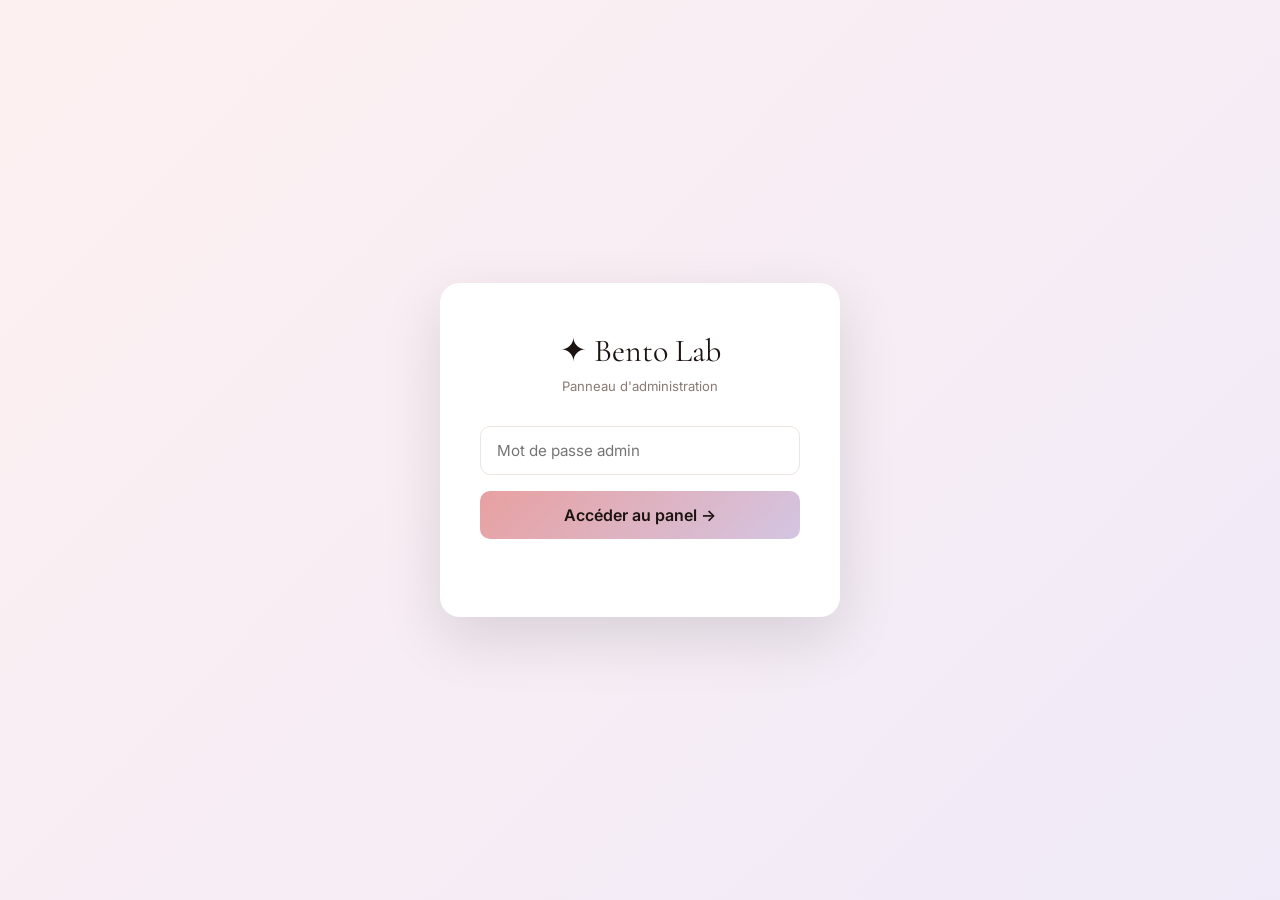
<file: admin.html>
<!DOCTYPE html>
<html lang="fr">
<head>
  <meta charset="UTF-8"/>
  <meta name="viewport" content="width=device-width, initial-scale=1.0"/>
  <title>Bento Lab — Admin</title>
  <link rel="preconnect" href="https://fonts.googleapis.com"/>
  <link href="https://fonts.googleapis.com/css2?family=Cormorant+Garamond:ital,wght@0,300;0,400;0,500;1,300;1,400&family=Inter:wght@300;400;500;600&display=swap" rel="stylesheet"/>
  <style>
    *, *::before, *::after { box-sizing: border-box; margin: 0; padding: 0; }
    :root {
      --blush: #E8A0A0; --blush-light: #FDF0F0; --dark: #1C1410;
      --mid: #8A7A72; --border: #EDE5E0; --cream: #FAF6F3;
      --green: #2E7D52; --green-light: #E8F5EE; --orange: #D4700A;
      --orange-light: #FEF3E7; --red: #C02020; --red-light: #FEE8E8;
    }
    body { font-family: 'Inter', sans-serif; background: var(--cream); color: var(--dark); min-height: 100vh; }

    /* ── LOGIN ── */
    #login-screen {
      min-height: 100vh; display: flex; align-items: center; justify-content: center;
      background: linear-gradient(135deg, #FDF0F0 0%, #F0EAF8 100%);
    }
    .login-box {
      background: white; border-radius: 20px; padding: 48px 40px;
      box-shadow: 0 20px 60px rgba(0,0,0,0.12); width: 100%; max-width: 400px; text-align: center;
    }
    .login-logo { font-family: 'Cormorant Garamond', serif; font-size: 2rem; font-weight: 400; margin-bottom: 8px; }
    .login-sub { font-size: 0.82rem; color: var(--mid); margin-bottom: 32px; }
    .login-input {
      width: 100%; padding: 14px 16px; border: 1.5px solid var(--border); border-radius: 10px;
      font-family: 'Inter', sans-serif; font-size: 0.95rem; margin-bottom: 16px;
      transition: border-color 0.2s;
    }
    .login-input:focus { outline: none; border-color: var(--blush); }
    .login-btn {
      width: 100%; padding: 14px; background: linear-gradient(135deg, #E8A0A0, #D4C5E2);
      border: none; border-radius: 10px; font-family: 'Inter', sans-serif; font-size: 1rem;
      font-weight: 600; cursor: pointer; transition: transform 0.2s, box-shadow 0.2s;
      color: var(--dark);
    }
    .login-btn:hover { transform: translateY(-2px); box-shadow: 0 8px 24px rgba(232,160,160,0.4); }
    .login-error { color: var(--red); font-size: 0.82rem; margin-top: 10px; min-height: 20px; }

    /* ── ADMIN PANEL ── */
    #admin-panel { display: none; }
    .admin-nav {
      background: white; border-bottom: 1px solid var(--border);
      padding: 16px 32px; display: flex; align-items: center; justify-content: space-between;
      position: sticky; top: 0; z-index: 100; box-shadow: 0 2px 12px rgba(0,0,0,0.06);
    }
    .admin-nav-brand { font-family: 'Cormorant Garamond', serif; font-size: 1.5rem; font-weight: 400; }
    .admin-nav-brand span { color: var(--blush); }
    .admin-nav-right { display: flex; align-items: center; gap: 16px; }
    .logout-btn {
      padding: 8px 18px; border: 1.5px solid var(--border); border-radius: 100px;
      font-family: 'Inter', sans-serif; font-size: 0.82rem; cursor: pointer;
      background: none; color: var(--mid); transition: all 0.2s;
    }
    .logout-btn:hover { border-color: var(--blush); color: var(--dark); }

    .admin-body { max-width: 1200px; margin: 0 auto; padding: 40px 32px; }
    .admin-header { margin-bottom: 32px; }
    .admin-title { font-family: 'Cormorant Garamond', serif; font-size: 2.2rem; font-weight: 400; margin-bottom: 4px; }
    .admin-subtitle { font-size: 0.85rem; color: var(--mid); }

    /* Stats */
    .stats-row { display: grid; grid-template-columns: repeat(4, 1fr); gap: 16px; margin-bottom: 32px; }
    .stat-card {
      background: white; border-radius: 14px; border: 1px solid var(--border);
      padding: 20px 24px; display: flex; flex-direction: column; gap: 4px;
    }
    .stat-card .stat-val { font-family: 'Cormorant Garamond', serif; font-size: 2.2rem; font-weight: 400; color: var(--dark); }
    .stat-card .stat-lbl { font-size: 0.78rem; color: var(--mid); font-weight: 500; text-transform: uppercase; letter-spacing: 0.08em; }

    /* Filters */
    .filters-row { display: flex; gap: 10px; margin-bottom: 24px; flex-wrap: wrap; align-items: center; }
    .filter-btn {
      padding: 8px 18px; border: 1.5px solid var(--border); border-radius: 100px;
      font-family: 'Inter', sans-serif; font-size: 0.82rem; font-weight: 500; cursor: pointer;
      background: white; color: var(--mid); transition: all 0.2s;
    }
    .filter-btn:hover, .filter-btn.active { border-color: var(--blush); color: var(--dark); background: var(--blush-light); }
    .refresh-btn {
      margin-left: auto; padding: 8px 18px; background: var(--cream); border: 1.5px solid var(--border);
      border-radius: 100px; font-size: 0.82rem; cursor: pointer; font-family: 'Inter', sans-serif;
      transition: all 0.2s; color: var(--dark);
    }
    .refresh-btn:hover { border-color: var(--blush); }

    /* Table */
    .orders-table-wrap { background: white; border-radius: 16px; border: 1px solid var(--border); overflow: hidden; box-shadow: 0 4px 20px rgba(0,0,0,0.05); }
    table { width: 100%; border-collapse: collapse; }
    thead tr { background: var(--cream); border-bottom: 1px solid var(--border); }
    th {
      padding: 14px 18px; text-align: left; font-size: 0.72rem; font-weight: 600;
      text-transform: uppercase; letter-spacing: 0.1em; color: var(--mid); white-space: nowrap;
    }
    td { padding: 16px 18px; border-bottom: 1px solid var(--border); font-size: 0.88rem; vertical-align: middle; }
    tr:last-child td { border-bottom: none; }
    tr:hover td { background: var(--cream); }

    .order-number { font-weight: 600; font-size: 0.82rem; color: var(--mid); font-family: 'Cormorant Garamond', serif; font-size: 1rem; }
    .customer-name { font-weight: 600; color: var(--dark); }
    .customer-phone { font-size: 0.78rem; color: var(--mid); margin-top: 2px; }

    /* Color dot */
    .color-dot {
      display: inline-flex; align-items: center; gap: 8px; font-weight: 500;
    }
    .color-dot-circle {
      width: 18px; height: 18px; border-radius: 50%; border: 1.5px solid rgba(0,0,0,0.1);
      flex-shrink: 0; box-shadow: 0 1px 4px rgba(0,0,0,0.15);
    }

    /* Garnish badge */
    .garnish-tag {
      display: inline-flex; align-items: center; gap: 4px; font-size: 0.78rem;
      background: var(--cream); border: 1px solid var(--border); border-radius: 100px;
      padding: 4px 10px; font-weight: 500;
    }

    /* Status badge */
    .status-badge {
      display: inline-flex; align-items: center; gap: 5px;
      font-size: 0.75rem; font-weight: 600; padding: 5px 12px; border-radius: 100px;
    }
    .status-badge::before { content: ''; width: 6px; height: 6px; border-radius: 50%; }
    .status-nouvelle { background: #EEF2FF; color: #3730A3; }
    .status-nouvelle::before { background: #6366F1; }
    .status-en_preparation { background: var(--orange-light); color: var(--orange); }
    .status-en_preparation::before { background: var(--orange); }
    .status-terminee { background: var(--green-light); color: var(--green); }
    .status-terminee::before { background: var(--green); }

    /* Status select */
    .status-select {
      padding: 6px 10px; border: 1.5px solid var(--border); border-radius: 8px;
      font-family: 'Inter', sans-serif; font-size: 0.82rem; background: white;
      cursor: pointer; transition: border-color 0.2s; color: var(--dark);
    }
    .status-select:focus { outline: none; border-color: var(--blush); }

    .price-val { font-weight: 600; font-size: 0.95rem; }
    .date-val { font-size: 0.8rem; color: var(--mid); }

    .del-btn {
      padding: 6px 10px; background: none; border: 1.5px solid var(--border);
      border-radius: 8px; cursor: pointer; font-size: 0.85rem; transition: all 0.2s;
      color: var(--mid);
    }
    .del-btn:hover { border-color: var(--red); color: var(--red); background: var(--red-light); }

    /* Bag color dots */
    .bags-cell { display: flex; align-items: center; gap: 8px; flex-wrap: wrap; }
    .bags-qty-tag {
      background: var(--cream); border: 1px solid var(--border); border-radius: 100px;
      padding: 3px 10px; font-size: 0.75rem; font-weight: 600; color: var(--dark); flex-shrink: 0;
    }
    .bags-dots { display: flex; gap: 5px; flex-wrap: wrap; align-items: center; }
    .bag-dot-wrap {
      display: flex; flex-direction: column; align-items: center; gap: 2px; position: relative;
    }
    .bag-dot {
      width: 20px; height: 20px; border-radius: 50%;
      box-shadow: 0 1px 4px rgba(0,0,0,0.2);
      border: 2px solid rgba(255,255,255,0.8);
      flex-shrink: 0; cursor: default;
      transition: transform 0.15s;
    }
    .bag-dot:hover { transform: scale(1.3); }
    .bag-dot-num {
      font-size: 0.6rem; font-weight: 700; color: var(--mid);
      line-height: 1;
    }
    .bag-dot-wrap[title]:hover::after {
      content: attr(title);
      position: absolute; bottom: calc(100% + 6px); left: 50%; transform: translateX(-50%);
      background: var(--dark); color: white; font-size: 0.68rem;
      padding: 4px 8px; border-radius: 6px; white-space: nowrap; z-index: 10;
      pointer-events: none;
    }

    .empty-state {
      text-align: center; padding: 60px 20px; color: var(--mid);
    }
    .empty-state .emoji { font-size: 3rem; margin-bottom: 12px; }
    .empty-state p { font-size: 0.9rem; }

    /* Toast */
    .admin-toast {
      position: fixed; bottom: 24px; right: 24px;
      background: var(--dark); color: white; padding: 14px 22px;
      border-radius: 12px; font-size: 0.85rem; font-weight: 500;
      opacity: 0; transform: translateY(10px); transition: all 0.3s; pointer-events: none; z-index: 1000;
    }
    .admin-toast.show { opacity: 1; transform: translateY(0); }

    @media (max-width: 768px) {
      .admin-body { padding: 24px 16px; }
      .stats-row { grid-template-columns: repeat(2, 1fr); }
      .admin-nav { padding: 14px 16px; }
      table { font-size: 0.8rem; }
      th, td { padding: 12px 12px; }
    }
  </style>
</head>
<body>

<!-- ── LOGIN SCREEN ── -->
<div id="login-screen">
  <div class="login-box">
    <div class="login-logo">✦ Bento Lab</div>
    <div class="login-sub">Panneau d'administration</div>
    <input class="login-input" type="password" id="login-pwd" placeholder="Mot de passe admin" autocomplete="current-password"/>
    <button class="login-btn" id="login-btn">Accéder au panel →</button>
    <div class="login-error" id="login-error"></div>
  </div>
</div>

<!-- ── ADMIN PANEL ── -->
<div id="admin-panel">
  <nav class="admin-nav">
    <div class="admin-nav-brand">✦ Bento<span>Lab</span> Admin</div>
    <div class="admin-nav-right">
      <span style="font-size:0.82rem;color:var(--mid)" id="admin-date"></span>
      <button class="logout-btn" id="logout-btn">Se déconnecter</button>
    </div>
  </nav>

  <div class="admin-body">
    <div class="admin-header">
      <div class="admin-title">Commandes</div>
      <div class="admin-subtitle">Gérez toutes les commandes Bento Lab en temps réel</div>
    </div>

    <!-- Stats -->
    <div class="stats-row">
      <div class="stat-card">
        <div class="stat-val" id="stat-total">—</div>
        <div class="stat-lbl">Total commandes</div>
      </div>
      <div class="stat-card">
        <div class="stat-val" id="stat-new">—</div>
        <div class="stat-lbl">Nouvelles</div>
      </div>
      <div class="stat-card">
        <div class="stat-val" id="stat-prep">—</div>
        <div class="stat-lbl">En préparation</div>
      </div>
      <div class="stat-card">
        <div class="stat-val" id="stat-done">—</div>
        <div class="stat-lbl">Terminées</div>
      </div>
    </div>

    <!-- Filters -->
    <div class="filters-row">
      <button class="filter-btn active" data-filter="all">Toutes</button>
      <button class="filter-btn" data-filter="nouvelle">Nouvelles</button>
      <button class="filter-btn" data-filter="en_preparation">En préparation</button>
      <button class="filter-btn" data-filter="terminee">Terminées</button>
      <button class="refresh-btn" id="refresh-btn">⟳ Actualiser</button>
    </div>

    <!-- Table -->
    <div class="orders-table-wrap">
      <table id="orders-table">
        <thead>
          <tr>
            <th>#</th>
            <th>Client</th>
            <th>Couleur</th>
            <th>Garniture</th>
            <th>Poches & couleurs</th>
            <th>Prix</th>
            <th>Date</th>
            <th>Statut</th>
            <th></th>
          </tr>
        </thead>
        <tbody id="orders-tbody">
          <tr><td colspan="9"><div class="empty-state"><div class="emoji">⏳</div><p>Chargement…</p></div></td></tr>
        </tbody>
      </table>
    </div>
  </div>
</div>

<!-- Toast -->
<div class="admin-toast" id="admin-toast"></div>

<script>
const API = window.location.origin;
let adminToken = '';
let allOrders = [];
let currentFilter = 'all';

const COLOR_NAMES = {
  blanc:'Blanc Vanille', noir:'Noir Velours', rouge:'Rouge Velours',
  bleu:'Bleu Ciel', vert:'Vert Pistache', rose:'Rose Blush',
  violet:'Violet Lavande', jaune:'Jaune Citron', marron:'Chocolat Chaud'
};
const COLOR_HEX = {
  blanc:'#FFF8F0', noir:'#2C2422', rouge:'#E05555', bleu:'#7BA7CC',
  vert:'#8EBE84', rose:'#F9C5C5', violet:'#C4A8E8', jaune:'#F5D870', marron:'#8B6347'
};
const GARNISH_NAMES = {
  chocolat:'🍫 Chocolat', caramel:'🍯 Caramel', fruits:'🍓 Fruits rouges'
};
const STATUS_LABELS = {
  nouvelle:'Nouvelle', en_preparation:'En préparation', terminee:'Terminée'
};

// ── Login
document.getElementById('login-btn').addEventListener('click', doLogin);
document.getElementById('login-pwd').addEventListener('keydown', e => { if (e.key === 'Enter') doLogin(); });

async function doLogin() {
  const pwd = document.getElementById('login-pwd').value;
  const errEl = document.getElementById('login-error');
  try {
    const res = await fetch(`${API}/api/admin/login`, {
      method: 'POST', headers: {'Content-Type':'application/json'},
      body: JSON.stringify({ password: pwd })
    });
    const data = await res.json();
    if (data.success) {
      adminToken = data.token;
      document.getElementById('login-screen').style.display = 'none';
      document.getElementById('admin-panel').style.display = 'block';
      document.getElementById('admin-date').textContent = new Date().toLocaleDateString('fr-FR', { weekday:'long', day:'numeric', month:'long' });
      loadOrders();
    } else {
      errEl.textContent = 'Mot de passe incorrect.';
    }
  } catch {
    errEl.textContent = 'Erreur de connexion au serveur.';
  }
}

// ── Logout
document.getElementById('logout-btn').addEventListener('click', () => {
  adminToken = ''; allOrders = [];
  document.getElementById('admin-panel').style.display = 'none';
  document.getElementById('login-screen').style.display = 'flex';
  document.getElementById('login-pwd').value = '';
});

// ── Load orders
async function loadOrders() {
  try {
    const res = await fetch(`${API}/api/orders`, { headers: {'x-admin-token': adminToken} });
    if (res.status === 401) { showToast('Session expirée'); return; }
    allOrders = await res.json();
    updateStats();
    renderTable();
  } catch {
    showToast('Erreur lors du chargement');
  }
}

document.getElementById('refresh-btn').addEventListener('click', loadOrders);

// ── Stats
function updateStats() {
  document.getElementById('stat-total').textContent = allOrders.length;
  document.getElementById('stat-new').textContent = allOrders.filter(o => o.status === 'nouvelle').length;
  document.getElementById('stat-prep').textContent = allOrders.filter(o => o.status === 'en_preparation').length;
  document.getElementById('stat-done').textContent = allOrders.filter(o => o.status === 'terminee').length;
}

// ── Filter
document.querySelectorAll('.filter-btn').forEach(btn => {
  btn.addEventListener('click', () => {
    document.querySelectorAll('.filter-btn').forEach(b => b.classList.remove('active'));
    btn.classList.add('active');
    currentFilter = btn.dataset.filter;
    renderTable();
  });
});

// ── Render table
function renderTable() {
  const tbody = document.getElementById('orders-tbody');
  const orders = currentFilter === 'all' ? allOrders : allOrders.filter(o => o.status === currentFilter);

  if (orders.length === 0) {
    tbody.innerHTML = `<tr><td colspan="9"><div class="empty-state"><div class="emoji">🎂</div><p>Aucune commande${currentFilter !== 'all' ? ' dans cette catégorie' : ''} pour le moment.</p></div></td></tr>`;
    return;
  }

  tbody.innerHTML = orders.map(o => {
    const date = new Date(o.createdAt);
    const dateStr = date.toLocaleDateString('fr-FR', { day:'2-digit', month:'2-digit', year:'numeric' });
    const timeStr = date.toLocaleTimeString('fr-FR', { hour:'2-digit', minute:'2-digit' });
    const dotStyle = `background:${COLOR_HEX[o.color] || '#ccc'}; ${o.color === 'blanc' ? 'border:2px solid #ccc;':'' }`;
    return `<tr>
      <td><span class="order-number">${o.orderNumber}</span></td>
      <td>
        <div class="customer-name">${escHtml(o.customer)}</div>
        <div class="customer-phone">${escHtml(o.phone)} · ${escHtml(o.city)}</div>
      </td>
      <td><span class="color-dot"><span class="color-dot-circle" style="${dotStyle}"></span>${COLOR_NAMES[o.color] || o.color}</span></td>
      <td><span class="garnish-tag">${GARNISH_NAMES[o.garnish] || o.garnish}</span></td>
      <td>
        <div class="bags-cell">
          <span class="bags-qty-tag">${o.bags || 2} poche${(o.bags || 2) > 1 ? 's' : ''}</span>
          <div class="bags-dots">${renderBagDots(o)}</div>
        </div>
      </td>
      <td><span class="price-val">${o.price} Dh</span></td>
      <td><div class="date-val">${dateStr}</div><div class="date-val">${timeStr}</div></td>
      <td>
        <select class="status-select" data-id="${o.id}" onchange="changeStatus(this)">
          <option value="nouvelle" ${o.status==='nouvelle'?'selected':''}>🔵 Nouvelle</option>
          <option value="en_preparation" ${o.status==='en_preparation'?'selected':''}>🟠 En préparation</option>
          <option value="terminee" ${o.status==='terminee'?'selected':''}>🟢 Terminée</option>
        </select>
      </td>
      <td><button class="del-btn" onclick="deleteOrder('${o.id}')">🗑</button></td>
    </tr>`;
  }).join('');
}

// ── Render bag color dots — one per bag with number label and tooltip
const BAG_COLOR_NAMES_FR = {
  rose: 'Rose', blanc: 'Blanc', violet: 'Violet', vert: 'Vert',
  bleu: 'Bleu', jaune: 'Jaune', rouge: 'Rouge', marron: 'Marron', noir: 'Noir'
};

function renderBagDots(o) {
  // Support both new bagColors array and legacy bagColor string
  const colors = Array.isArray(o.bagColors) && o.bagColors.length > 0
    ? o.bagColors
    : Array(o.bags || 2).fill(o.bagColor || 'rose');

  return colors.map((c, i) => {
    const hex = COLOR_HEX[c] || '#ccc';
    const border = c === 'blanc' ? ';border:2px solid #CCC' : '';
    const nameFr = BAG_COLOR_NAMES_FR[c] || c;
    return `<div class="bag-dot-wrap" title="Poche ${i + 1} · ${nameFr}">
      <div class="bag-dot" style="background:${hex}${border}"></div>
      <span class="bag-dot-num">${i + 1}</span>
    </div>`;
  }).join('');
}

// ── Change status
async function changeStatus(sel) {
  const id = sel.dataset.id;
  const status = sel.value;
  try {
    const res = await fetch(`${API}/api/orders/${id}/status`, {
      method: 'PATCH',
      headers: {'Content-Type':'application/json', 'x-admin-token': adminToken},
      body: JSON.stringify({ status })
    });
    if (res.ok) {
      const idx = allOrders.findIndex(o => o.id === id);
      if (idx !== -1) allOrders[idx].status = status;
      updateStats();
      showToast('✅ Statut mis à jour');
    }
  } catch { showToast('Erreur mise à jour'); }
}

// ── Delete order
async function deleteOrder(id) {
  if (!confirm('Supprimer cette commande ?')) return;
  try {
    const res = await fetch(`${API}/api/orders/${id}`, {
      method: 'DELETE', headers: {'x-admin-token': adminToken}
    });
    if (res.ok) {
      allOrders = allOrders.filter(o => o.id !== id);
      updateStats(); renderTable();
      showToast('🗑 Commande supprimée');
    }
  } catch { showToast('Erreur suppression'); }
}

// ── Toast
function showToast(msg) {
  const t = document.getElementById('admin-toast');
  t.textContent = msg; t.classList.add('show');
  setTimeout(() => t.classList.remove('show'), 3000);
}

function escHtml(str) {
  return String(str).replace(/&/g,'&amp;').replace(/</g,'&lt;').replace(/>/g,'&gt;').replace(/"/g,'&quot;');
}
</script>
</body>
</html>
</file>
